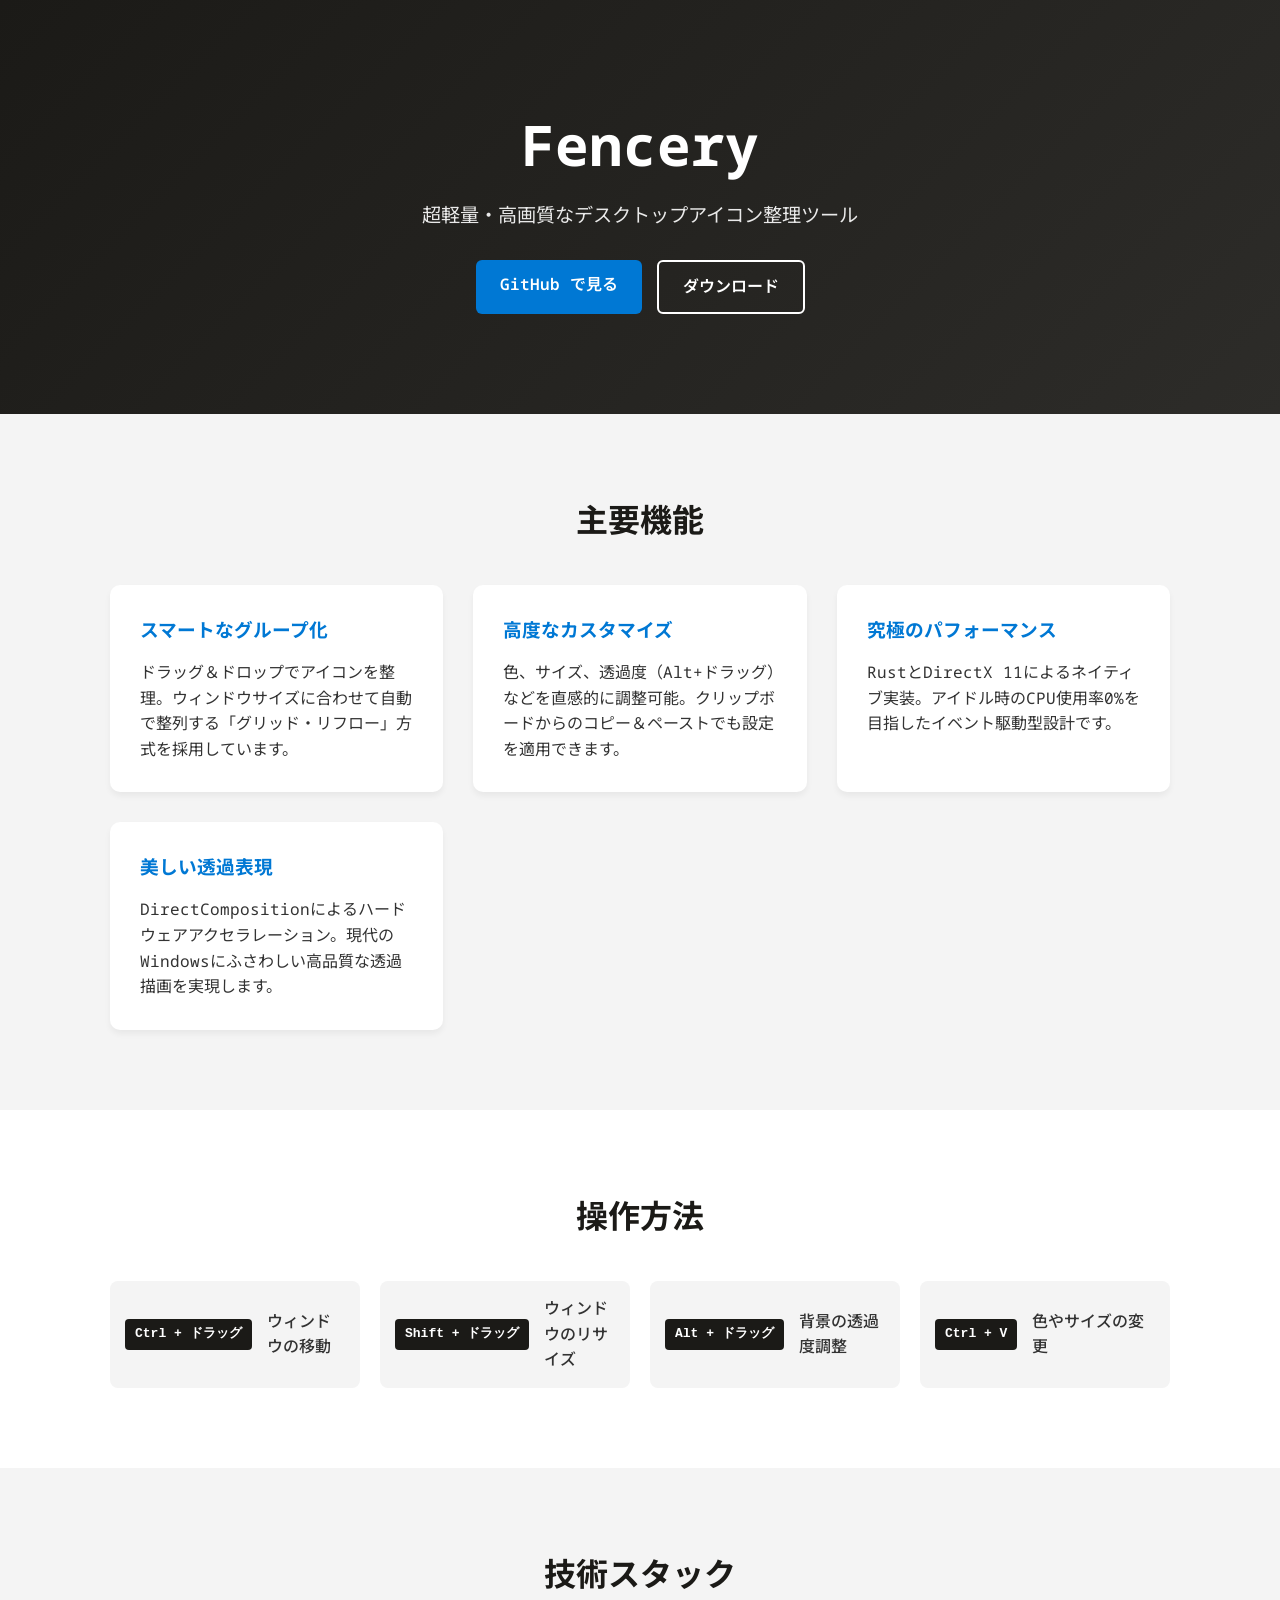
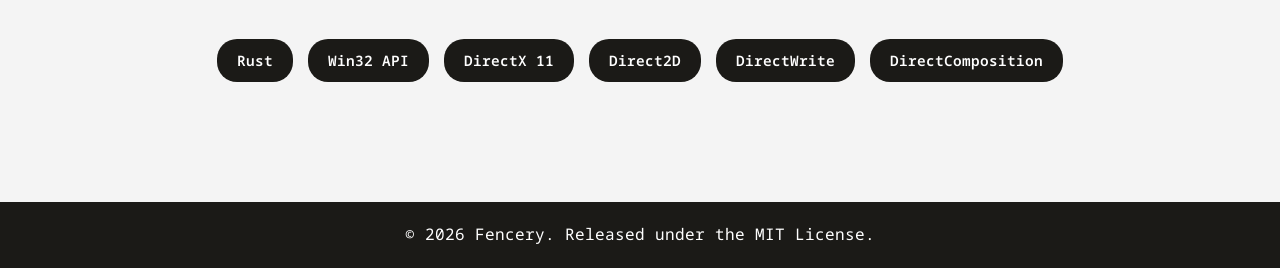
<file: docs/index.html>
<!DOCTYPE html>
<html lang="ja">
<head>
    <meta charset="UTF-8">
    <meta name="viewport" content="width=device-width, initial-scale=1.0">
    <!-- OKIBA -->
    <meta name="okiba-verification" content="okiba-05cbc4fdb930b198b51d02ffa0c2d8fc">
    <!-- OGP -->
    <meta property="og:url" content="https://fencery.weizlogy.com/FenceryOGP.png" />
    <meta property="og:type" content="website" />
    <meta property="og:title" content="Fencery - デスクトップを美しく整理する" />
    <meta property="og:description" content="RustとDirectX 11で実装された超軽量・高画質なWindows向けデスクトップアイコン整理ツール。美しい透過表現と直感的なグループ化で、デスクトップを快適に整理できます。" />
    <meta property="og:site_name" content="Fencery" />
    <meta property="og:image" content="https://fencery.weizlogy.com/img/FenceryOGP.png" />
    <meta name="twitter:card" content="summary" />

    <title>Fencery - デスクトップを美しく整理する</title>
    <link rel="stylesheet" href="style.css">
</head>
<body>
    <header class="hero">
        <div class="container">
            <h1>Fencery</h1>
            <p class="tagline">超軽量・高画質なデスクトップアイコン整理ツール</p>
            <div class="buttons">
                <a href="https://github.com/weizlogy/Fencery" class="btn btn-primary" target="_blank">GitHub で見る</a>
                <a href="https://github.com/weizlogy/Fencery/releases/download/3.1.0/Fencery_3.1.0_installer.exe" class="btn btn-secondary">ダウンロード</a>
            </div>
        </div>
    </header>

    <main>
        <section class="features">
            <div class="container">
                <h2>主要機能</h2>
                <div class="feature-grid">
                    <div class="feature-card">
                        <h3>スマートなグループ化</h3>
                        <p>ドラッグ＆ドロップでアイコンを整理。ウィンドウサイズに合わせて自動で整列する「グリッド・リフロー」方式を採用しています。</p>
                    </div>
                    <div class="feature-card">
                        <h3>高度なカスタマイズ</h3>
                        <p>色、サイズ、透過度（Alt+ドラッグ）などを直感的に調整可能。クリップボードからのコピー＆ペーストでも設定を適用できます。</p>
                    </div>
                    <div class="feature-card">
                        <h3>究極のパフォーマンス</h3>
                        <p>RustとDirectX 11によるネイティブ実装。アイドル時のCPU使用率0%を目指したイベント駆動型設計です。</p>
                    </div>
                    <div class="feature-card">
                        <h3>美しい透過表現</h3>
                        <p>DirectCompositionによるハードウェアアクセラレーション。現代のWindowsにふさわしい高品質な透過描画を実現します。</p>
                    </div>
                </div>
            </div>
        </section>

        <section class="shortcuts">
            <div class="container">
                <h2>操作方法</h2>
                <div class="shortcut-list">
                    <div class="shortcut-item">
                        <span class="key">Ctrl + ドラッグ</span>
                        <span class="desc">ウィンドウの移動</span>
                    </div>
                    <div class="shortcut-item">
                        <span class="key">Shift + ドラッグ</span>
                        <span class="desc">ウィンドウのリサイズ</span>
                    </div>
                    <div class="shortcut-item">
                        <span class="key">Alt + ドラッグ</span>
                        <span class="desc">背景の透過度調整</span>
                    </div>
                    <div class="shortcut-item">
                        <span class="key">Ctrl + V</span>
                        <span class="desc">色やサイズの変更</span>
                    </div>
                </div>
            </div>
        </section>

        <section class="tech-stack">
            <div class="container">
                <h2>技術スタック</h2>
                <div class="tech-list">
                    <span class="tech">Rust</span>
                    <span class="tech">Win32 API</span>
                    <span class="tech">DirectX 11</span>
                    <span class="tech">Direct2D</span>
                    <span class="tech">DirectWrite</span>
                    <span class="tech">DirectComposition</span>
                </div>
            </div>
        </section>
    </main>

    <footer>
        <div class="container">
            <p>&copy; 2026 Fencery. Released under the MIT License.</p>
        </div>
    </footer>
</body>
</html>
</file>
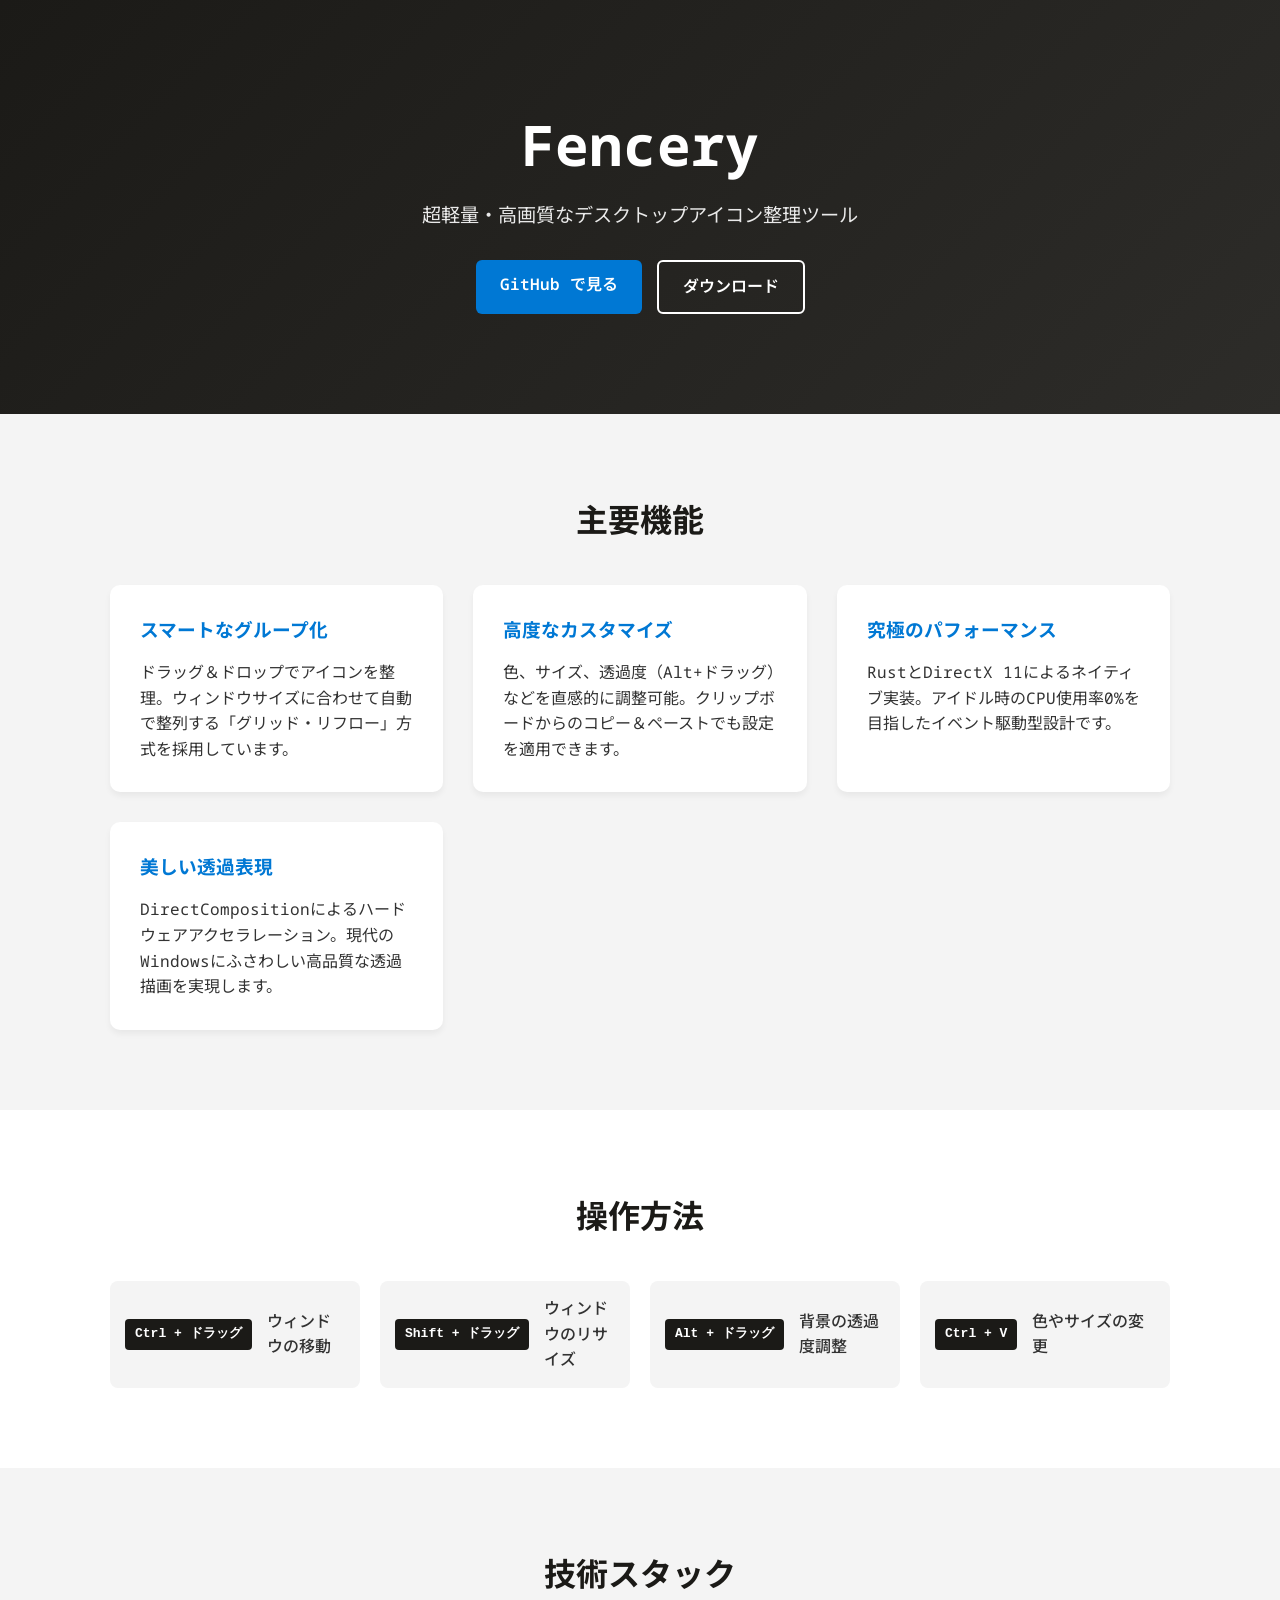
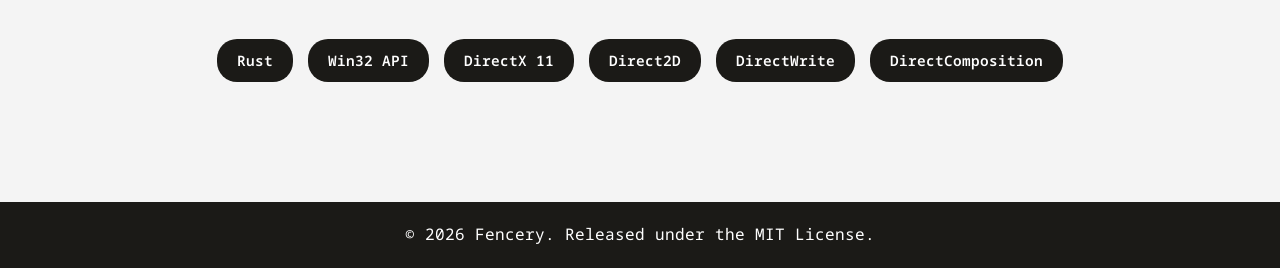
<file: website/index.html>
<!DOCTYPE html>
<html lang="ja">
<head>
    <meta charset="UTF-8">
    <meta name="viewport" content="width=device-width, initial-scale=1.0">
    <title>Fencery - デスクトップを美しく整理する</title>
    <link rel="stylesheet" href="style.css">
</head>
<body>
    <header class="hero">
        <div class="container">
            <h1>Fencery</h1>
            <p class="tagline">超軽量・高画質なデスクトップアイコン整理ツール</p>
            <div class="buttons">
                <a href="https://github.com/weizlogy/Fencery" class="btn btn-primary" target="_blank">GitHub で見る</a>
                <a href="https://github.com/weizlogy/Fencery/releases/download/3.0.0%2B/Fencery_3.0.0_installer.exe" class="btn btn-secondary">ダウンロード</a>
            </div>
        </div>
    </header>

    <main>
        <section class="features">
            <div class="container">
                <h2>主要機能</h2>
                <div class="feature-grid">
                    <div class="feature-card">
                        <h3>スマートなグループ化</h3>
                        <p>ドラッグ＆ドロップでアイコンを整理。ウィンドウサイズに合わせて自動で整列する「グリッド・リフロー」方式を採用しています。</p>
                    </div>
                    <div class="feature-card">
                        <h3>高度なカスタマイズ</h3>
                        <p>色、サイズ、透過度（Alt+ドラッグ）などを直感的に調整可能。クリップボードからのコピー＆ペーストでも設定を適用できます。</p>
                    </div>
                    <div class="feature-card">
                        <h3>究極のパフォーマンス</h3>
                        <p>RustとDirectX 11によるネイティブ実装。アイドル時のCPU使用率0%を目指したイベント駆動型設計です。</p>
                    </div>
                    <div class="feature-card">
                        <h3>美しい透過表現</h3>
                        <p>DirectCompositionによるハードウェアアクセラレーション。現代のWindowsにふさわしい高品質な透過描画を実現します。</p>
                    </div>
                </div>
            </div>
        </section>

        <section class="shortcuts">
            <div class="container">
                <h2>操作方法</h2>
                <div class="shortcut-list">
                    <div class="shortcut-item">
                        <span class="key">Ctrl + ドラッグ</span>
                        <span class="desc">ウィンドウの移動</span>
                    </div>
                    <div class="shortcut-item">
                        <span class="key">Shift + ドラッグ</span>
                        <span class="desc">ウィンドウのリサイズ</span>
                    </div>
                    <div class="shortcut-item">
                        <span class="key">Alt + ドラッグ</span>
                        <span class="desc">背景の透過度調整</span>
                    </div>
                    <div class="shortcut-item">
                        <span class="key">Ctrl + V</span>
                        <span class="desc">色やサイズの変更</span>
                    </div>
                </div>
            </div>
        </section>

        <section class="tech-stack">
            <div class="container">
                <h2>技術スタック</h2>
                <div class="tech-list">
                    <span class="tech">Rust</span>
                    <span class="tech">Win32 API</span>
                    <span class="tech">DirectX 11</span>
                    <span class="tech">Direct2D</span>
                    <span class="tech">DirectWrite</span>
                    <span class="tech">DirectComposition</span>
                </div>
            </div>
        </section>
    </main>

    <footer>
        <div class="container">
            <p>&copy; 2026 Fencery. Released under the MIT License.</p>
        </div>
    </footer>
</body>
</html>
</file>
<file: docs/style.css>
@import url('https://fonts.googleapis.com/css2?family=Noto+Sans+Mono:wght@100..900&display=swap');
@import url('https://fonts.googleapis.com/css2?family=Noto+Sans+JP:wght@100..900&display=swap');

:root {
    --primary-color: #0078d4;
    --secondary-color: #1b1a17;
    --text-color: #333;
    --bg-color: #f4f4f4;
    --card-bg: #ffffff;
}

* {
    margin: 0;
    padding: 0;
    box-sizing: border-box;
}

body {
    font-family: "Noto Sans Mono", "Noto Sans JP", sans-serif;
    line-height: 1.6;
    color: var(--text-color);
    background-color: var(--bg-color);
}

.container {
    max-width: 1100px;
    margin: 0 auto;
    padding: 0 20px;
}

/* Hero Section */
.hero {
    background: linear-gradient(135deg, var(--secondary-color), #2d2c29);
    color: #fff;
    padding: 100px 0;
    text-align: center;
}

.hero h1 {
    font-size: 3.5rem;
    margin-bottom: 10px;
    font-weight: 700;
}

.hero .tagline {
    font-size: 1.2rem;
    margin-bottom: 30px;
    opacity: 0.9;
}

.buttons {
    display: flex;
    justify-content: center;
    gap: 15px;
}

.btn {
    padding: 12px 24px;
    border-radius: 6px;
    text-decoration: none;
    font-weight: 600;
    transition: background-color 0.3s ease;
}

.btn-primary {
    background-color: var(--primary-color);
    color: #fff;
}

.btn-primary:hover {
    background-color: #005a9e;
}

.btn-secondary {
    background-color: transparent;
    border: 2px solid #fff;
    color: #fff;
}

.btn-secondary:hover {
    background-color: rgba(255, 255, 255, 0.1);
}

/* Features Section */
.features {
    padding: 80px 0;
}

.features h2,
.shortcuts h2,
.tech-stack h2 {
    text-align: center;
    font-size: 2rem;
    margin-bottom: 40px;
    color: var(--secondary-color);
}

.feature-grid {
    display: grid;
    grid-template-columns: repeat(auto-fit, minmax(250px, 1fr));
    gap: 30px;
}

.feature-card {
    background: var(--card-bg);
    padding: 30px;
    border-radius: 10px;
    box-shadow: 0 4px 6px rgba(0, 0, 0, 0.05);
    transition: transform 0.3s ease, box-shadow 0.3s ease;
}

.feature-card:hover {
    transform: translateY(-5px);
    box-shadow: 0 8px 15px rgba(0, 0, 0, 0.1);
}

.feature-card h3 {
    margin-bottom: 15px;
    color: var(--primary-color);
}

/* Shortcuts Section */
.shortcuts {
    padding: 80px 0;
    background-color: #fff;
}

.shortcut-list {
    display: grid;
    grid-template-columns: repeat(auto-fit, minmax(200px, 1fr));
    gap: 20px;
}

.shortcut-item {
    display: flex;
    align-items: center;
    gap: 15px;
    padding: 15px;
    background: var(--bg-color);
    border-radius: 8px;
}

.key {
    background: var(--secondary-color);
    color: #fff;
    padding: 5px 10px;
    border-radius: 4px;
    font-family: monospace;
    font-weight: bold;
    white-space: nowrap;
}

.desc {
    font-weight: 500;
}

/* Tech Stack Section */
.tech-stack {
    padding: 80px 0;
}

.tech-list {
    display: flex;
    flex-wrap: wrap;
    justify-content: center;
    gap: 15px;
}

.tech {
    background: var(--secondary-color);
    color: #fff;
    padding: 10px 20px;
    border-radius: 20px;
    font-weight: 600;
    font-size: 0.9rem;
}

/* Footer */
footer {
    background: var(--secondary-color);
    color: #fff;
    text-align: center;
    padding: 20px 0;
    margin-top: 40px;
}
</file>
<file: website/style.css>
@import url('https://fonts.googleapis.com/css2?family=Noto+Sans+Mono:wght@100..900&display=swap');
@import url('https://fonts.googleapis.com/css2?family=Noto+Sans+JP:wght@100..900&display=swap');

:root {
    --primary-color: #0078d4;
    --secondary-color: #1b1a17;
    --text-color: #333;
    --bg-color: #f4f4f4;
    --card-bg: #ffffff;
}

* {
    margin: 0;
    padding: 0;
    box-sizing: border-box;
}

body {
    font-family: "Noto Sans Mono", "Noto Sans JP", sans-serif;
    line-height: 1.6;
    color: var(--text-color);
    background-color: var(--bg-color);
}

.container {
    max-width: 1100px;
    margin: 0 auto;
    padding: 0 20px;
}

/* Hero Section */
.hero {
    background: linear-gradient(135deg, var(--secondary-color), #2d2c29);
    color: #fff;
    padding: 100px 0;
    text-align: center;
}

.hero h1 {
    font-size: 3.5rem;
    margin-bottom: 10px;
    font-weight: 700;
}

.hero .tagline {
    font-size: 1.2rem;
    margin-bottom: 30px;
    opacity: 0.9;
}

.buttons {
    display: flex;
    justify-content: center;
    gap: 15px;
}

.btn {
    padding: 12px 24px;
    border-radius: 6px;
    text-decoration: none;
    font-weight: 600;
    transition: background-color 0.3s ease;
}

.btn-primary {
    background-color: var(--primary-color);
    color: #fff;
}

.btn-primary:hover {
    background-color: #005a9e;
}

.btn-secondary {
    background-color: transparent;
    border: 2px solid #fff;
    color: #fff;
}

.btn-secondary:hover {
    background-color: rgba(255, 255, 255, 0.1);
}

/* Features Section */
.features {
    padding: 80px 0;
}

.features h2,
.shortcuts h2,
.tech-stack h2 {
    text-align: center;
    font-size: 2rem;
    margin-bottom: 40px;
    color: var(--secondary-color);
}

.feature-grid {
    display: grid;
    grid-template-columns: repeat(auto-fit, minmax(250px, 1fr));
    gap: 30px;
}

.feature-card {
    background: var(--card-bg);
    padding: 30px;
    border-radius: 10px;
    box-shadow: 0 4px 6px rgba(0, 0, 0, 0.05);
    transition: transform 0.3s ease, box-shadow 0.3s ease;
}

.feature-card:hover {
    transform: translateY(-5px);
    box-shadow: 0 8px 15px rgba(0, 0, 0, 0.1);
}

.feature-card h3 {
    margin-bottom: 15px;
    color: var(--primary-color);
}

/* Shortcuts Section */
.shortcuts {
    padding: 80px 0;
    background-color: #fff;
}

.shortcut-list {
    display: grid;
    grid-template-columns: repeat(auto-fit, minmax(200px, 1fr));
    gap: 20px;
}

.shortcut-item {
    display: flex;
    align-items: center;
    gap: 15px;
    padding: 15px;
    background: var(--bg-color);
    border-radius: 8px;
}

.key {
    background: var(--secondary-color);
    color: #fff;
    padding: 5px 10px;
    border-radius: 4px;
    font-family: monospace;
    font-weight: bold;
    white-space: nowrap;
}

.desc {
    font-weight: 500;
}

/* Tech Stack Section */
.tech-stack {
    padding: 80px 0;
}

.tech-list {
    display: flex;
    flex-wrap: wrap;
    justify-content: center;
    gap: 15px;
}

.tech {
    background: var(--secondary-color);
    color: #fff;
    padding: 10px 20px;
    border-radius: 20px;
    font-weight: 600;
    font-size: 0.9rem;
}

/* Footer */
footer {
    background: var(--secondary-color);
    color: #fff;
    text-align: center;
    padding: 20px 0;
    margin-top: 40px;
}
</file>
